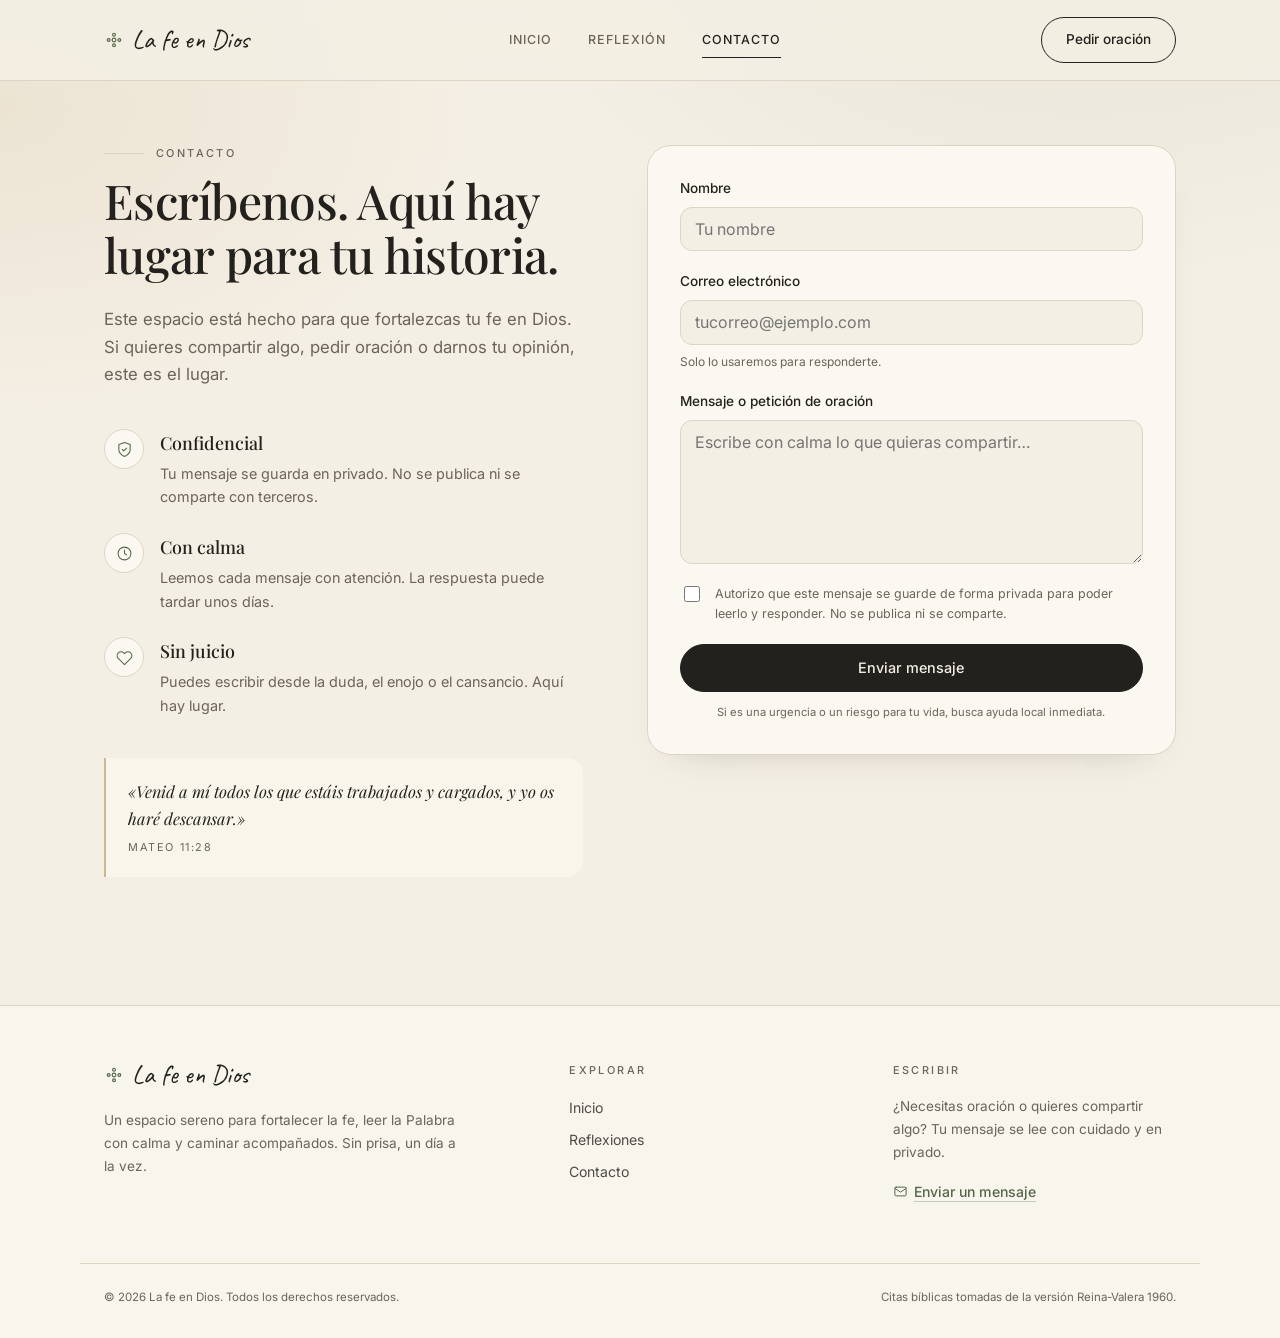
<file: contacto.html>
<!DOCTYPE html>
<html lang="es">

<head>
  <meta charset="UTF-8">
  <title>Contacto | La fe en Dios</title>
  <meta name="description" content="Escríbenos para compartir algo o pedir oración. Tu mensaje se guarda en privado.">
  <meta name="viewport" content="width=device-width, initial-scale=1">
  <meta name="theme-color" content="#f4efe4">
  <link rel="preconnect" href="https://fonts.googleapis.com">
  <link rel="preconnect" href="https://fonts.gstatic.com" crossorigin>
  <link href="https://fonts.googleapis.com/css2?family=Caveat:wght@600&family=Inter:wght@300;400;500;600&family=Playfair+Display:ital,wght@0,400;0,500;0,600;1,400&display=swap" rel="stylesheet">
  <link rel="stylesheet" href="style.css">
</head>

<body>
  <a class="salto-contenido" href="#contenido">Saltar al contenido</a>

  <!-- header: la cabecera, igual en las tres páginas -->
  <header class="cabecera">
    <div class="contenedor cabecera__interior">
      <a class="logo" href="index.html">
        <svg viewBox="0 0 24 24" fill="none" stroke="currentColor" stroke-width="1.4" stroke-linecap="round" aria-hidden="true">
          <circle cx="12" cy="12" r="2.2" />
          <circle cx="12" cy="5.6" r="1.7" />
          <circle cx="12" cy="18.4" r="1.7" />
          <circle cx="5.6" cy="12" r="1.7" />
          <circle cx="18.4" cy="12" r="1.7" />
        </svg>
        <span>La fe en Dios</span>
      </a>

      <nav aria-label="Navegación principal">
        <ul class="menu" id="menu">
          <li><a href="index.html">Inicio</a></li>
          <li><a href="reflexion.html">Reflexión</a></li>
          <li><a href="contacto.html" aria-current="page">Contacto</a></li>
        </ul>
      </nav>

      <div class="cabecera__acciones">
        <a class="boton boton--linea acciones-escritorio" href="contacto.html">Pedir oración</a>
        <button class="menu-boton" type="button" aria-expanded="false" aria-controls="menu" aria-label="Abrir menú" data-menu-boton>
          <svg viewBox="0 0 24 24" fill="none" stroke="currentColor" stroke-width="1.6" stroke-linecap="round" aria-hidden="true">
            <path d="M4 7h16M4 12h16M4 17h16" />
          </svg>
        </button>
      </div>
    </div>
  </header>

  <main id="contenido">
    <!-- section: el bloque del formulario -->
    <div class="contenedor">
      <div class="contacto">
        <div>
          <p class="ceja">Contacto</p>
          <h1 class="titulo-contacto">
            Escríbenos. Aquí hay lugar para tu historia.
          </h1>
          <p class="entrada">Este espacio está hecho para que fortalezcas tu fe en Dios. Si quieres compartir algo, pedir oración o darnos tu opinión, este es el lugar.</p>

          <ul class="compromisos">
            <li class="compromiso">
              <span class="compromiso__icono">
                <svg viewBox="0 0 24 24" fill="none" stroke="currentColor" stroke-width="1.5" stroke-linecap="round" stroke-linejoin="round" aria-hidden="true">
                  <path d="M12 22s8-4 8-10V5l-8-3-8 3v7c0 6 8 10 8 10Z" />
                  <path d="m9 12 2 2 4-4" />
                </svg>
              </span>
              <div>
                <h2>Confidencial</h2>
                <p>Tu mensaje se guarda en privado. No se publica ni se comparte con terceros.</p>
              </div>
            </li>

            <li class="compromiso">
              <span class="compromiso__icono">
                <svg viewBox="0 0 24 24" fill="none" stroke="currentColor" stroke-width="1.5" stroke-linecap="round" stroke-linejoin="round" aria-hidden="true">
                  <circle cx="12" cy="12" r="9" />
                  <path d="M12 7v5l3 2" />
                </svg>
              </span>
              <div>
                <h2>Con calma</h2>
                <p>Leemos cada mensaje con atención. La respuesta puede tardar unos días.</p>
              </div>
            </li>

            <li class="compromiso">
              <span class="compromiso__icono">
                <svg viewBox="0 0 24 24" fill="none" stroke="currentColor" stroke-width="1.5" stroke-linecap="round" stroke-linejoin="round" aria-hidden="true">
                  <path d="M20.8 5.6a5.5 5.5 0 0 0-7.8 0L12 6.6l-1-1a5.5 5.5 0 0 0-7.8 7.8L12 22l8.8-8.6a5.5 5.5 0 0 0 0-7.8Z" />
                </svg>
              </span>
              <div>
                <h2>Sin juicio</h2>
                <p>Puedes escribir desde la duda, el enojo o el cansancio. Aquí hay lugar.</p>
              </div>
            </li>
          </ul>

          <blockquote class="cita-contacto">
            <p>«Venid a mí todos los que estáis trabajados y cargados, y yo os haré descansar.»</p>
            <cite>Mateo 11:28</cite>
          </blockquote>
        </div>

        <div>
          <form class="formulario" id="formulario" novalidate>
            <div class="campo">
              <label for="nombre">Nombre</label>
              <input id="nombre" name="nombre" type="text" autocomplete="name" placeholder="Tu nombre" required>
              <p class="error oculto" id="nombre-error"></p>
            </div>

            <div class="campo">
              <label for="correo">Correo electrónico</label>
              <input id="correo" name="correo" type="email" inputmode="email" autocomplete="email" placeholder="tucorreo@ejemplo.com" aria-describedby="correo-ayuda" required>
              <p class="ayuda" id="correo-ayuda">Solo lo usaremos para responderte.</p>
              <p class="error oculto" id="correo-error"></p>
            </div>

            <div class="campo">
              <label for="mensaje">Mensaje o petición de oración</label>
              <textarea id="mensaje" name="mensaje" placeholder="Escribe con calma lo que quieras compartir…" maxlength="2000" required></textarea>
              <p class="error oculto" id="mensaje-error"></p>
            </div>

            <div class="consentimiento">
              <input id="privacidad" name="privacidad" type="checkbox">
              <label for="privacidad">Autorizo que este mensaje se guarde de forma privada para poder leerlo y responder. No se publica ni se comparte.</label>
            </div>
            <p class="error oculto" id="privacidad-error"></p>

            <p class="aviso-error oculto" id="aviso-error" role="alert"></p>

            <button class="boton boton--solido boton--grande" type="submit" id="enviar">Enviar mensaje</button>

            <p class="formulario__nota">Si es una urgencia o un riesgo para tu vida, busca ayuda local inmediata.</p>
          </form>

          <div class="exito oculto" id="exito" role="status" tabindex="-1">
            <svg viewBox="0 0 24 24" fill="none" stroke="currentColor" stroke-width="1.4" stroke-linecap="round" stroke-linejoin="round" aria-hidden="true">
              <circle cx="12" cy="12" r="9" />
              <path d="m8.5 12.5 2.5 2.5 4.5-5" />
            </svg>
            <h2>Tu mensaje llegó</h2>
            <p>Gracias por escribir. Lo leeremos con cuidado y en privado. Si pediste oración, la tendremos presente.</p>
            <button class="boton boton--linea" type="button" id="otro-mensaje">Escribir otro mensaje</button>
          </div>
        </div>
      </div>
    </div>
  </main>

  <!-- footer: el pie de página -->
  <footer class="pie">
    <div class="pie__interior">
      <div class="pie__marca">
        <a class="logo" href="index.html">
          <svg viewBox="0 0 24 24" fill="none" stroke="currentColor" stroke-width="1.4" stroke-linecap="round" aria-hidden="true">
            <circle cx="12" cy="12" r="2.2" />
            <circle cx="12" cy="5.6" r="1.7" />
            <circle cx="12" cy="18.4" r="1.7" />
            <circle cx="5.6" cy="12" r="1.7" />
            <circle cx="18.4" cy="12" r="1.7" />
          </svg>
          <span>La fe en Dios</span>
        </a>
        <p>Un espacio sereno para fortalecer la fe, leer la Palabra con calma y caminar acompañados. Sin prisa, un día a la vez.</p>
      </div>

      <nav aria-label="Navegación del pie">
        <h2>Explorar</h2>
        <ul>
          <li><a href="index.html">Inicio</a></li>
          <li><a href="reflexion.html">Reflexiones</a></li>
          <li><a href="contacto.html">Contacto</a></li>
        </ul>
      </nav>

      <div class="pie__escribir">
        <h2>Escribir</h2>
        <p>¿Necesitas oración o quieres compartir algo? Tu mensaje se lee con cuidado y en privado.</p>
        <a href="contacto.html">
          <svg viewBox="0 0 24 24" fill="none" stroke="currentColor" stroke-width="1.6" stroke-linecap="round" stroke-linejoin="round" aria-hidden="true">
            <rect x="3" y="5" width="18" height="14" rx="2" />
            <path d="m3 7 9 6 9-6" />
          </svg>
          Enviar un mensaje
        </a>
      </div>
    </div>

    <div class="pie__legal">
      <p>&copy; 2026 La fe en Dios. Todos los derechos reservados.</p>
      <p>Citas bíblicas tomadas de la versión Reina-Valera 1960.</p>
    </div>
  </footer>

  <script src="script.js"></script>
</body>

</html>
</file>
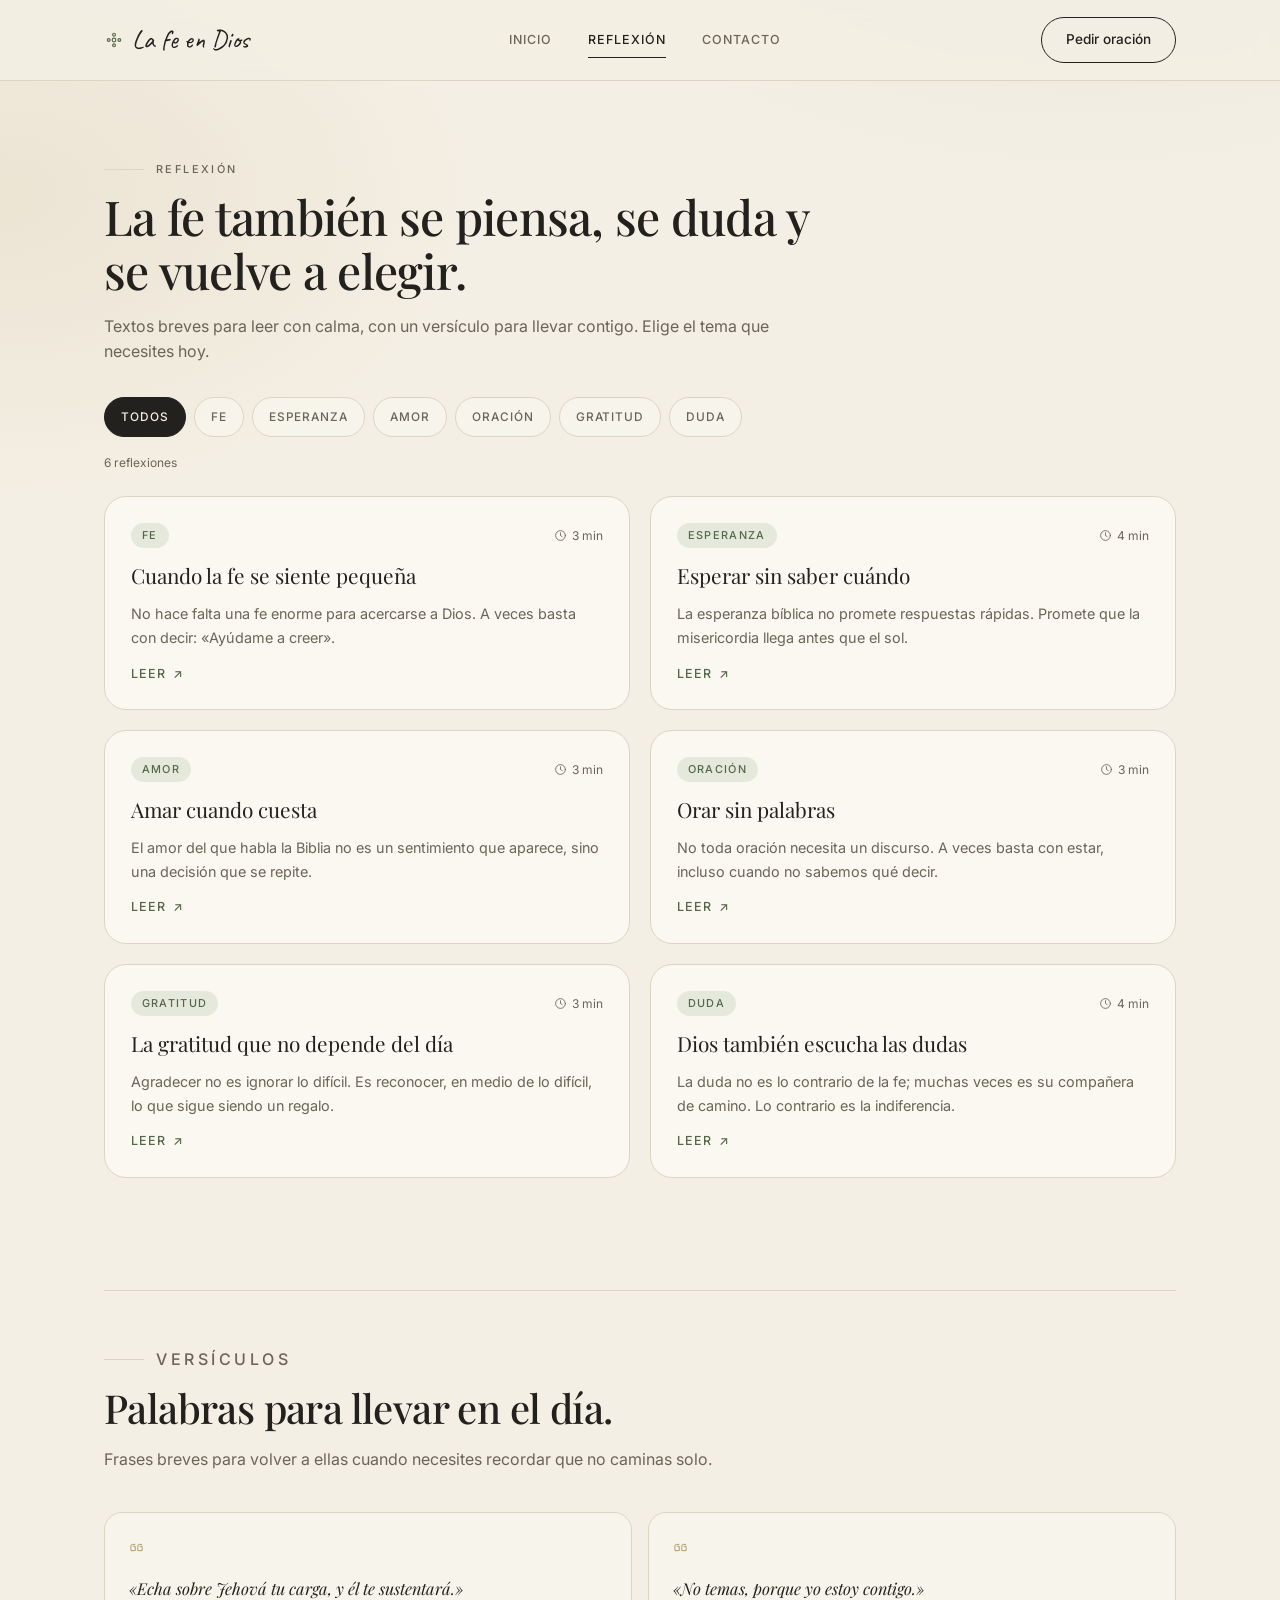
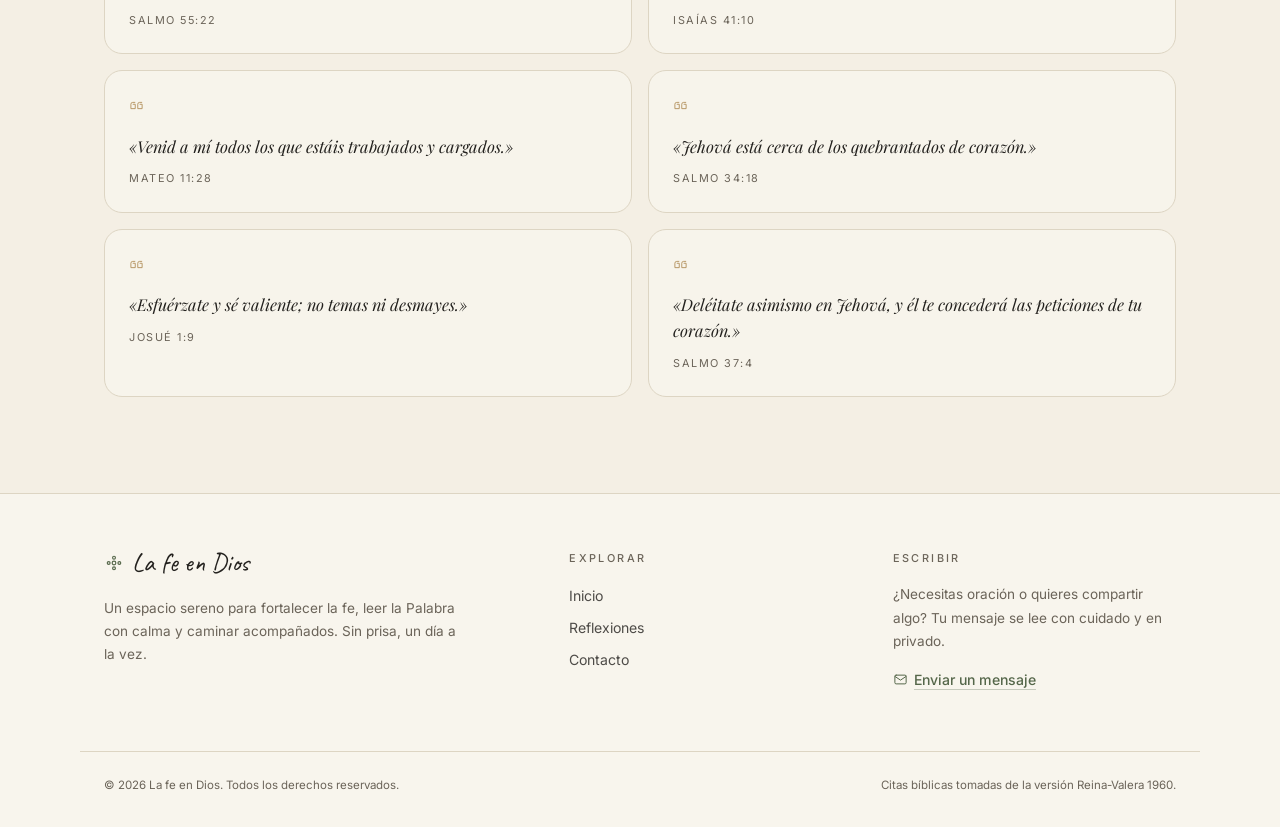
<file: reflexion.html>
<!DOCTYPE html>
<html lang="es">

<head>
  <meta charset="UTF-8">
  <title>Reflexión | La fe en Dios</title>
  <meta name="description" content="Reflexiones breves, con un versículo para llevar. Fe, esperanza, amor, oración, gratitud y duda.">
  <meta name="viewport" content="width=device-width, initial-scale=1">
  <meta name="theme-color" content="#f4efe4">
  <link rel="preconnect" href="https://fonts.googleapis.com">
  <link rel="preconnect" href="https://fonts.gstatic.com" crossorigin>
  <link href="https://fonts.googleapis.com/css2?family=Caveat:wght@600&family=Inter:wght@300;400;500;600&family=Playfair+Display:ital,wght@0,400;0,500;0,600;1,400&display=swap" rel="stylesheet">
  <link rel="stylesheet" href="style.css">
</head>

<body>
  <a class="salto-contenido" href="#contenido">Saltar al contenido</a>

  <!-- header: la cabecera, igual en las tres páginas -->
  <header class="cabecera">
    <div class="contenedor cabecera__interior">
      <a class="logo" href="index.html">
        <svg viewBox="0 0 24 24" fill="none" stroke="currentColor" stroke-width="1.4" stroke-linecap="round" aria-hidden="true">
          <circle cx="12" cy="12" r="2.2" />
          <circle cx="12" cy="5.6" r="1.7" />
          <circle cx="12" cy="18.4" r="1.7" />
          <circle cx="5.6" cy="12" r="1.7" />
          <circle cx="18.4" cy="12" r="1.7" />
        </svg>
        <span>La fe en Dios</span>
      </a>

      <nav aria-label="Navegación principal">
        <ul class="menu" id="menu">
          <li><a href="index.html">Inicio</a></li>
          <li><a href="reflexion.html" aria-current="page">Reflexión</a></li>
          <li><a href="contacto.html">Contacto</a></li>
        </ul>
      </nav>

      <div class="cabecera__acciones">
        <a class="boton boton--linea acciones-escritorio" href="contacto.html">Pedir oración</a>
        <button class="menu-boton" type="button" aria-expanded="false" aria-controls="menu" aria-label="Abrir menú" data-menu-boton>
          <svg viewBox="0 0 24 24" fill="none" stroke="currentColor" stroke-width="1.6" stroke-linecap="round" aria-hidden="true">
            <path d="M4 7h16M4 12h16M4 17h16" />
          </svg>
        </button>
      </div>
    </div>
  </header>

  <main id="contenido">
    <!-- section: presentación de la página -->
    <div class="contenedor">
      <div class="encabezado-pagina">
        <p class="ceja">Reflexión</p>
        <h1>La fe también se piensa, se duda y se vuelve a elegir.</h1>
        <p>Textos breves para leer con calma, con un versículo para llevar contigo. Elige el tema que necesites hoy.</p>

        <!-- Filtros: funcionan con teclado y anuncian su estado con aria-pressed -->
        <div class="filtros" role="group" aria-label="Filtrar reflexiones por tema" data-filtros>
          <button type="button" aria-pressed="true" data-filtro="Todos">Todos</button>
          <button type="button" aria-pressed="false" data-filtro="Fe">Fe</button>
          <button type="button" aria-pressed="false" data-filtro="Esperanza">Esperanza</button>
          <button type="button" aria-pressed="false" data-filtro="Amor">Amor</button>
          <button type="button" aria-pressed="false" data-filtro="Oración">Oración</button>
          <button type="button" aria-pressed="false" data-filtro="Gratitud">Gratitud</button>
          <button type="button" aria-pressed="false" data-filtro="Duda">Duda</button>
        </div>

        <p class="contador" aria-live="polite" id="contador">6 reflexiones</p>
      </div>
    </div>

    <!-- section: cada reflexión se abre y se cierra sin necesidad de JavaScript -->
    <section class="contenedor" aria-label="Reflexiones">
      <div class="lista-reflexiones" data-lista>
        <details class="reflexion" id="cuando-la-fe-se-siente-pequena" data-tema="Fe">
          <summary>
            <span class="reflexion__arriba">
              <span class="etiqueta-tema">Fe</span>
              <span class="minutos">
                <svg viewBox="0 0 24 24" fill="none" stroke="currentColor" stroke-width="1.6" stroke-linecap="round" aria-hidden="true">
                  <circle cx="12" cy="12" r="9" />
                  <path d="M12 7v5l3 2" />
                </svg>
                3 min
              </span>
            </span>
            <h3>Cuando la fe se siente pequeña</h3>
            <span class="reflexion__resumen">No hace falta una fe enorme para acercarse a Dios. A veces basta con decir: «Ayúdame a creer».</span>
            <span class="reflexion__mas"><span class="abrir">Leer</span><span class="cerrar">Cerrar</span> ↗</span>
          </summary>

          <div class="reflexion__cuerpo">
            <div class="cita-versiculo">
              <p>«Creo; ayuda a mi incredulidad.»</p>
              <cite>Marcos 9:24</cite>
            </div>
            <p>Hay días en que la fe no se siente como una certeza, sino como una pregunta. Nos despertamos, oramos y aun así el silencio parece más grande que nuestra confianza. En esos momentos es fácil pensar que algo anda mal con nosotros, que deberíamos creer con más fuerza.</p>
            <p>El Evangelio cuenta la historia de un padre que se acerca a Jesús con su hijo enfermo. No llega con una fe impecable; llega con la verdad a cuestas: «Creo; ayuda a mi incredulidad». No es una frase de derrota, es una oración honesta. Y Jesús no lo rechaza por la parte débil de su fe.</p>
            <p>La fe no se mide por lo que sentimos, sino por aquello a lo que nos acercamos. Una fe pequeña puesta en Dios es distinta de una fe grande puesta en uno mismo. Lo importante no es el tamaño de tu confianza, sino la dirección de tu paso.</p>
            <p>Si hoy te cuesta creer, no te culpes. Trae tu duda como traes tu cansancio. Dios no se ofende con las preguntas sinceras; muchas veces son la puerta por la que entra la fe.</p>
            <p>Empieza por algo pequeño: una oración breve, un versículo leído despacio, una mano que se abre. La fe también se ejercita, y cada día ordinario es una oportunidad para volver a empezar.</p>
          </div>
        </details>

        <details class="reflexion" id="esperar-sin-saber-cuando" data-tema="Esperanza">
          <summary>
            <span class="reflexion__arriba">
              <span class="etiqueta-tema">Esperanza</span>
              <span class="minutos">
                <svg viewBox="0 0 24 24" fill="none" stroke="currentColor" stroke-width="1.6" stroke-linecap="round" aria-hidden="true">
                  <circle cx="12" cy="12" r="9" />
                  <path d="M12 7v5l3 2" />
                </svg>
                4 min
              </span>
            </span>
            <h3>Esperar sin saber cuándo</h3>
            <span class="reflexion__resumen">La esperanza bíblica no promete respuestas rápidas. Promete que la misericordia llega antes que el sol.</span>
            <span class="reflexion__mas"><span class="abrir">Leer</span><span class="cerrar">Cerrar</span> ↗</span>
          </summary>

          <div class="reflexion__cuerpo">
            <div class="cita-versiculo">
              <p>«Por la misericordia de Jehová no hemos sido consumidos… nuevas son cada mañana.»</p>
              <cite>Lamentaciones 3:22-23</cite>
            </div>
            <p>Esperar es una de las cosas más difíciles que hacemos. No el esperar con una fecha en el calendario, sino ese esperar que se alarga sin señales y sin explicaciones. La enfermedad que sigue, la respuesta que no llega, el hijo que todavía no vuelve a casa.</p>
            <p>El profeta que escribió Lamentaciones no estaba en un buen momento. Hablaba desde una ciudad destruida, mirando ruinas. Y precisamente ahí escribe que la misericordia de Dios se renueva cada mañana. No dice que el dolor desapareció; dice que la misericordia llegó primero.</p>
            <p>La esperanza cristiana no es optimismo. El optimismo afirma que todo saldrá bien; la esperanza afirma que Dios está presente aunque no todo salga bien. Es una confianza que puede convivir con el llanto, y que no necesita entender el final para sostener el presente.</p>
            <p>Quizá hoy tu tarea no es resolver el futuro, sino sostener este día. Comer, descansar, pedir ayuda, orar con las palabras que tengas. La esperanza se construye en porciones pequeñas, como el maná: suficiente para hoy.</p>
            <p>Si estás en medio de la espera, recuerda que no estás solo en ella. Dios no siempre llega como imaginamos, pero nunca llega tarde de la manera en que llega. Y mientras esperas, tu fidelidad silenciosa ya es una forma de adoración.</p>
          </div>
        </details>

        <details class="reflexion" id="amar-cuando-cuesta" data-tema="Amor">
          <summary>
            <span class="reflexion__arriba">
              <span class="etiqueta-tema">Amor</span>
              <span class="minutos">
                <svg viewBox="0 0 24 24" fill="none" stroke="currentColor" stroke-width="1.6" stroke-linecap="round" aria-hidden="true">
                  <circle cx="12" cy="12" r="9" />
                  <path d="M12 7v5l3 2" />
                </svg>
                3 min
              </span>
            </span>
            <h3>Amar cuando cuesta</h3>
            <span class="reflexion__resumen">El amor del que habla la Biblia no es un sentimiento que aparece, sino una decisión que se repite.</span>
            <span class="reflexion__mas"><span class="abrir">Leer</span><span class="cerrar">Cerrar</span> ↗</span>
          </summary>

          <div class="reflexion__cuerpo">
            <div class="cita-versiculo">
              <p>«El amor es sufrido, es benigno; el amor no tiene envidia… todo lo soporta.»</p>
              <cite>1 Corintios 13:4-7</cite>
            </div>
            <p>Cuando pensamos en el amor, pensamos en lo que sentimos. La Biblia, en cambio, habla de lo que hacemos: ser paciente, no guardar rencor, soportar. Es una descripción tan concreta que incomoda, porque no depende del otro, sino de nosotros.</p>
            <p>Amar cuando cuesta no significa permitir el daño ni quedarse en una relación que lastima. Significa elegir la forma del amor incluso cuando la emoción no acompaña: responder con calma, decir la verdad con ternura, poner límites sin desear el mal.</p>
            <p>Jesús lo llevó al extremo: amó a quienes lo traicionaron y oró por quienes lo crucificaron. No para que sintamos culpa por no alcanzar esa medida, sino para mostrarnos hacia dónde camina el amor verdadero.</p>
            <p>Hoy tal vez el amor consista en una llamada que no quieres hacer, en un perdón que todavía duele, en un silencio que evita herir. No es poca cosa. Lo pequeño hecho con amor tiene un peso que no siempre vemos.</p>
            <p>Y antes de amar a otros, recuerda que también eres amado. No puedes dar de un pozo vacío. Deja que Dios te ame primero, con tus límites y tu historia, y el amor hacia los demás empezará a tener raíces.</p>
          </div>
        </details>

        <details class="reflexion" id="orar-sin-palabras" data-tema="Oración">
          <summary>
            <span class="reflexion__arriba">
              <span class="etiqueta-tema">Oración</span>
              <span class="minutos">
                <svg viewBox="0 0 24 24" fill="none" stroke="currentColor" stroke-width="1.6" stroke-linecap="round" aria-hidden="true">
                  <circle cx="12" cy="12" r="9" />
                  <path d="M12 7v5l3 2" />
                </svg>
                3 min
              </span>
            </span>
            <h3>Orar sin palabras</h3>
            <span class="reflexion__resumen">No toda oración necesita un discurso. A veces basta con estar, incluso cuando no sabemos qué decir.</span>
            <span class="reflexion__mas"><span class="abrir">Leer</span><span class="cerrar">Cerrar</span> ↗</span>
          </summary>

          <div class="reflexion__cuerpo">
            <div class="cita-versiculo">
              <p>«El Espíritu mismo intercede por nosotros con gemidos indecibles.»</p>
              <cite>Romanos 8:26</cite>
            </div>
            <p>Hay temporadas en las que las palabras no salen. Queremos orar y solo encontramos cansancio, distracción o una lista de necesidades que ya repetimos muchas veces. Y entonces pensamos que no estamos orando bien.</p>
            <p>Pablo escribe que el Espíritu intercede por nosotros con gemidos que no se pueden expresar. Es una imagen extraña y consoladora: incluso cuando no sabemos pedir, alguien está orando dentro de nosotros con un lenguaje que Dios entiende.</p>
            <p>La oración no es un examen de elocuencia. Es presencia. El salmista escribe «estad quietos y conoced que yo soy Dios»; a veces lo más fiel que podemos hacer es sentarnos en silencio delante de Él, sin explicaciones.</p>
            <p>Si hoy no puedes hablar, prueba esto: lee un salmo en voz baja, repite una sola frase —«Señor, ten misericordia»— o simplemente nombra lo que sientes, aunque sea «estoy cansado». La honestidad también es una forma de oración.</p>
            <p>La oración sostenida no siempre cambia las circunstancias de inmediato, pero casi siempre cambia la forma en que las habitamos. Y eso ya es una respuesta.</p>
          </div>
        </details>

        <details class="reflexion" id="gratitud-que-no-depende-del-dia" data-tema="Gratitud">
          <summary>
            <span class="reflexion__arriba">
              <span class="etiqueta-tema">Gratitud</span>
              <span class="minutos">
                <svg viewBox="0 0 24 24" fill="none" stroke="currentColor" stroke-width="1.6" stroke-linecap="round" aria-hidden="true">
                  <circle cx="12" cy="12" r="9" />
                  <path d="M12 7v5l3 2" />
                </svg>
                3 min
              </span>
            </span>
            <h3>La gratitud que no depende del día</h3>
            <span class="reflexion__resumen">Agradecer no es ignorar lo difícil. Es reconocer, en medio de lo difícil, lo que sigue siendo un regalo.</span>
            <span class="reflexion__mas"><span class="abrir">Leer</span><span class="cerrar">Cerrar</span> ↗</span>
          </summary>

          <div class="reflexion__cuerpo">
            <div class="cita-versiculo">
              <p>«Dad gracias en todo, porque esta es la voluntad de Dios para con vosotros.»</p>
              <cite>1 Tesalonicenses 5:18</cite>
            </div>
            <p>«Dad gracias en todo» es una frase fácil de citar y difícil de vivir. No dice «dad gracias por todo», como si el dolor fuera bueno. Dice «en todo»: en medio de la vida tal como es, también hay motivos para agradecer.</p>
            <p>La gratitud es una forma de atención. Nos obliga a levantar la mirada de lo que falta y ver lo que sostiene: el pan de hoy, una conversación, un cuerpo que respira, alguien que se acordó de nosotros. No niega la pérdida; la coloca junto a lo que permanece.</p>
            <p>En los salmos, la alabanza casi siempre aparece después del lamento, no en lugar de él. El creyente se queja con sinceridad y luego recuerda. Esa memoria es el músculo de la gratitud, y como todo músculo, se entrena.</p>
            <p>Prueba un ejercicio sencillo antes de dormir: nombra tres cosas concretas del día y agradécelas en voz baja. No las grandes, las reales. Con el tiempo, la mirada cambia de dirección.</p>
            <p>La gratitud no hace que los problemas desaparezcan. Hace que no ocupen todo el campo de visión. Y a veces eso es exactamente lo que necesitábamos.</p>
          </div>
        </details>

        <details class="reflexion" id="dios-escucha-las-dudas" data-tema="Duda">
          <summary>
            <span class="reflexion__arriba">
              <span class="etiqueta-tema">Duda</span>
              <span class="minutos">
                <svg viewBox="0 0 24 24" fill="none" stroke="currentColor" stroke-width="1.6" stroke-linecap="round" aria-hidden="true">
                  <circle cx="12" cy="12" r="9" />
                  <path d="M12 7v5l3 2" />
                </svg>
                4 min
              </span>
            </span>
            <h3>Dios también escucha las dudas</h3>
            <span class="reflexion__resumen">La duda no es lo contrario de la fe; muchas veces es su compañera de camino. Lo contrario es la indiferencia.</span>
            <span class="reflexion__mas"><span class="abrir">Leer</span><span class="cerrar">Cerrar</span> ↗</span>
          </summary>

          <div class="reflexion__cuerpo">
            <div class="cita-versiculo">
              <p>«No seas incrédulo, sino creyente.»</p>
              <cite>Juan 20:27</cite>
            </div>
            <p>Tomás es recordado por una sola cosa: dudó. Pero vale la pena mirar la escena completa. Estaba con los demás, no se había ido. Dijo en voz alta lo que necesitaba para creer, y Jesús no lo reprendió: le mostró las manos.</p>
            <p>La duda suele asustarnos porque la confundimos con la falta de amor a Dios. Sin embargo, dudar implica que todavía nos importa. El que nada espera, no pregunta. La pregunta es una forma de seguir en la conversación.</p>
            <p>Hay dudas que nacen del dolor y dudas que nacen del estudio. Ambas merecen respeto. La fe no pide que apaguemos la cabeza, sino que no nos quedemos solos con las preguntas: leer, preguntar a alguien de confianza, orar sin fingir.</p>
            <p>Si hoy estás en una temporada de oscuridad, no te exijas certezas que no tienes. Sostén lo pequeño: sigue viniendo, sigue leyendo, sigue hablando con Dios aunque sea para decirle que no entiendes. La fe también se sostiene con hilos.</p>
            <p>Jesús no le pidió a Tomás que dejara de dudar antes de acercarse. Se acercó a él. Esa es la imagen que conviene guardar: Dios no espera a que tengamos todo resuelto para encontrarse con nosotros.</p>
          </div>
        </details>
      </div>
    </section>

    <!-- section: versículos -->
    <section class="seccion contenedor" aria-labelledby="versiculos">
      <div class="separador" aria-hidden="true"></div>

      <div class="titulo-seccion" style="margin-top: 3.5rem;">
        <p class="ceja">Versículos</p>
        <h2 id="versiculos">Palabras para llevar en el día.</h2>
        <p>Frases breves para volver a ellas cuando necesites recordar que no caminas solo.</p>
      </div>

      <div class="versiculos">
        <figure class="versiculo">
          <svg viewBox="0 0 24 24" fill="none" stroke="currentColor" stroke-width="1.4" aria-hidden="true">
            <path d="M10 7H6a3 3 0 0 0-3 3v7h7v-7H6M21 7h-4a3 3 0 0 0-3 3v7h7v-7h-4" />
          </svg>
          <blockquote>«Echa sobre Jehová tu carga, y él te sustentará.»</blockquote>
          <figcaption>Salmo 55:22</figcaption>
        </figure>

        <figure class="versiculo">
          <svg viewBox="0 0 24 24" fill="none" stroke="currentColor" stroke-width="1.4" aria-hidden="true">
            <path d="M10 7H6a3 3 0 0 0-3 3v7h7v-7H6M21 7h-4a3 3 0 0 0-3 3v7h7v-7h-4" />
          </svg>
          <blockquote>«No temas, porque yo estoy contigo.»</blockquote>
          <figcaption>Isaías 41:10</figcaption>
        </figure>

        <figure class="versiculo">
          <svg viewBox="0 0 24 24" fill="none" stroke="currentColor" stroke-width="1.4" aria-hidden="true">
            <path d="M10 7H6a3 3 0 0 0-3 3v7h7v-7H6M21 7h-4a3 3 0 0 0-3 3v7h7v-7h-4" />
          </svg>
          <blockquote>«Venid a mí todos los que estáis trabajados y cargados.»</blockquote>
          <figcaption>Mateo 11:28</figcaption>
        </figure>

        <figure class="versiculo">
          <svg viewBox="0 0 24 24" fill="none" stroke="currentColor" stroke-width="1.4" aria-hidden="true">
            <path d="M10 7H6a3 3 0 0 0-3 3v7h7v-7H6M21 7h-4a3 3 0 0 0-3 3v7h7v-7h-4" />
          </svg>
          <blockquote>«Jehová está cerca de los quebrantados de corazón.»</blockquote>
          <figcaption>Salmo 34:18</figcaption>
        </figure>

        <figure class="versiculo">
          <svg viewBox="0 0 24 24" fill="none" stroke="currentColor" stroke-width="1.4" aria-hidden="true">
            <path d="M10 7H6a3 3 0 0 0-3 3v7h7v-7H6M21 7h-4a3 3 0 0 0-3 3v7h7v-7h-4" />
          </svg>
          <blockquote>«Esfuérzate y sé valiente; no temas ni desmayes.»</blockquote>
          <figcaption>Josué 1:9</figcaption>
        </figure>

        <figure class="versiculo">
          <svg viewBox="0 0 24 24" fill="none" stroke="currentColor" stroke-width="1.4" aria-hidden="true">
            <path d="M10 7H6a3 3 0 0 0-3 3v7h7v-7H6M21 7h-4a3 3 0 0 0-3 3v7h7v-7h-4" />
          </svg>
          <blockquote>«Deléitate asimismo en Jehová, y él te concederá las peticiones de tu corazón.»</blockquote>
          <figcaption>Salmo 37:4</figcaption>
        </figure>
      </div>
    </section>
  </main>

  <!-- footer: el pie de página -->
  <footer class="pie">
    <div class="pie__interior">
      <div class="pie__marca">
        <a class="logo" href="index.html">
          <svg viewBox="0 0 24 24" fill="none" stroke="currentColor" stroke-width="1.4" stroke-linecap="round" aria-hidden="true">
            <circle cx="12" cy="12" r="2.2" />
            <circle cx="12" cy="5.6" r="1.7" />
            <circle cx="12" cy="18.4" r="1.7" />
            <circle cx="5.6" cy="12" r="1.7" />
            <circle cx="18.4" cy="12" r="1.7" />
          </svg>
          <span>La fe en Dios</span>
        </a>
        <p>Un espacio sereno para fortalecer la fe, leer la Palabra con calma y caminar acompañados. Sin prisa, un día a la vez.</p>
      </div>

      <nav aria-label="Navegación del pie">
        <h2>Explorar</h2>
        <ul>
          <li><a href="index.html">Inicio</a></li>
          <li><a href="reflexion.html">Reflexiones</a></li>
          <li><a href="contacto.html">Contacto</a></li>
        </ul>
      </nav>

      <div class="pie__escribir">
        <h2>Escribir</h2>
        <p>¿Necesitas oración o quieres compartir algo? Tu mensaje se lee con cuidado y en privado.</p>
        <a href="contacto.html">
          <svg viewBox="0 0 24 24" fill="none" stroke="currentColor" stroke-width="1.6" stroke-linecap="round" stroke-linejoin="round" aria-hidden="true">
            <rect x="3" y="5" width="18" height="14" rx="2" />
            <path d="m3 7 9 6 9-6" />
          </svg>
          Enviar un mensaje
        </a>
      </div>
    </div>

    <div class="pie__legal">
      <p>&copy; 2026 La fe en Dios. Todos los derechos reservados.</p>
      <p>Citas bíblicas tomadas de la versión Reina-Valera 1960.</p>
    </div>
  </footer>

  <script src="script.js"></script>
</body>

</html>
</file>
<file: style.css>
/* =========================================================
   La fe en Dios — hoja de estilos
   Paleta cálida de papel y tinta, tipografía editorial.
   ========================================================= */

:root {
  --crema: #f4efe4;
  --tinta: #23211e;
  --tarjeta: #fbf8f1;
  --tenue: #6b6459;      /* texto secundario: contraste 5,1:1 sobre crema */
  --borde: #ddd5c3;
  --salvia: #55674a;     /* acento principal: contraste 5,3:1 sobre crema */
  --salvia-suave: #e5e9db;
  --oro: #b08d57;

  --radio: 16px;
  --serif: "Playfair Display", Georgia, Cambria, serif;
  --sans: "Inter", system-ui, -apple-system, "Segoe UI", sans-serif;
  --script: "Caveat", "Segoe Script", cursive;

  --sombra: 0 18px 40px -32px rgba(35, 33, 30, 0.35);
  --sombra-fuerte: 0 28px 60px -38px rgba(35, 33, 30, 0.45);
}

*,
*::before,
*::after {
  box-sizing: border-box;
}

html {
  scroll-behavior: smooth;
  -webkit-text-size-adjust: 100%;
}

body {
  margin: 0;
  min-height: 100vh;
  background-color: var(--crema);
  background-image:
    radial-gradient(60rem 40rem at 85% -10%, rgba(85, 103, 74, 0.1), transparent 65%),
    radial-gradient(50rem 32rem at 0% 8%, rgba(176, 141, 87, 0.12), transparent 60%);
  background-repeat: no-repeat;
  color: var(--tinta);
  font-family: var(--sans);
  font-size: 16px;
  line-height: 1.6;
  -webkit-font-smoothing: antialiased;
}

img {
  max-width: 100%;
  height: auto;
}

a {
  color: inherit;
}

::selection {
  background: rgba(85, 103, 74, 0.22);
}

:focus-visible {
  outline: 2px solid var(--salvia);
  outline-offset: 3px;
}

.salto-contenido {
  position: absolute;
  left: -9999px;
  top: 1rem;
  z-index: 60;
  background: var(--tinta);
  color: var(--crema);
  padding: 0.55rem 1rem;
  border-radius: 10px;
  font-size: 0.85rem;
  text-decoration: none;
}

.salto-contenido:focus {
  left: 1rem;
}

.contenedor {
  width: 100%;
  max-width: 1120px;
  margin: 0 auto;
  padding: 0 24px;
}

/* ===== CABECERA Y MENÚ ===== */

.cabecera {
  position: sticky;
  top: 0;
  z-index: 40;
  background: rgba(244, 239, 228, 0.86);
  backdrop-filter: blur(10px);
  border-bottom: 1px solid var(--borde);
}

.cabecera__interior {
  display: flex;
  align-items: center;
  justify-content: space-between;
  gap: 1rem;
  height: 80px;
}

.logo {
  display: inline-flex;
  align-items: center;
  gap: 0.5rem;
  font-family: var(--script);
  font-size: 1.65rem;
  line-height: 1;
  color: var(--tinta);
  text-decoration: none;
  border-radius: 14px;
}

.logo svg {
  width: 20px;
  height: 20px;
  color: var(--salvia);
  flex: none;
}

.menu {
  display: flex;
  align-items: center;
  gap: 2.25rem;
  list-style: none;
  margin: 0;
  padding: 0;
}

.menu a {
  position: relative;
  display: block;
  padding: 0.5rem 0;
  font-size: 0.78rem;
  font-weight: 500;
  letter-spacing: 0.08em;
  text-transform: uppercase;
  color: var(--tenue);
  text-decoration: none;
  transition: color 0.2s ease;
}

.menu a::after {
  content: "";
  position: absolute;
  left: 0;
  bottom: 0;
  width: 100%;
  height: 1px;
  background: var(--tinta);
  transform: scaleX(0);
  transform-origin: left;
  transition: transform 0.3s ease;
}

.menu a:hover {
  color: var(--tinta);
}

.menu a:hover::after {
  transform: scaleX(1);
}

.menu a[aria-current="page"] {
  color: var(--tinta);
}

.menu a[aria-current="page"]::after {
  transform: scaleX(1);
}

.cabecera__acciones {
  display: flex;
  align-items: center;
  gap: 0.5rem;
}

.menu-boton {
  display: none;
  align-items: center;
  justify-content: center;
  width: 44px;
  height: 44px;
  padding: 0;
  border: 0;
  border-radius: 12px;
  background: transparent;
  color: var(--tinta);
  cursor: pointer;
}

.menu-boton:hover {
  background: rgba(35, 33, 30, 0.06);
}

.menu-boton svg {
  width: 22px;
  height: 22px;
}

/* ===== BOTONES ===== */

.boton {
  display: inline-flex;
  align-items: center;
  justify-content: center;
  gap: 0.5rem;
  min-height: 44px;
  padding: 0.7rem 1.5rem;
  border: 1px solid var(--tinta);
  border-radius: 999px;
  font-family: inherit;
  font-size: 0.85rem;
  font-weight: 500;
  color: var(--tinta);
  background: transparent;
  text-decoration: none;
  cursor: pointer;
  transition: background-color 0.25s ease, color 0.25s ease, opacity 0.25s ease;
}

.boton svg {
  width: 16px;
  height: 16px;
}

.boton--solido {
  background: var(--tinta);
  color: var(--crema);
}

.boton--solido:hover {
  background: #14120f;
}

.boton--linea:hover {
  background: var(--tinta);
  color: var(--crema);
}

.boton--claro {
  background: var(--crema);
  border-color: var(--crema);
  color: var(--tinta);
}

.boton--claro:hover {
  background: #ffffff;
}

.boton--grande {
  min-height: 48px;
  padding: 0.8rem 1.75rem;
  font-size: 0.9rem;
}

.boton:disabled {
  opacity: 0.6;
  cursor: progress;
}

/* ===== PORTADA ===== */

.hero {
  display: grid;
  grid-template-columns: 1.05fr 0.95fr;
  align-items: center;
  gap: 4rem;
  padding: 4.5rem 0 6rem;
}

.ceja {
  display: flex;
  align-items: center;
  gap: 0.75rem;
  margin: 0;
  font-size: 0.68rem;
  font-weight: 500;
  letter-spacing: 0.22em;
  text-transform: uppercase;
  color: var(--tenue);
}

.ceja::before {
  content: "";
  width: 40px;
  height: 1px;
  background: var(--borde);
  flex: none;
}

.hero h1 {
  margin: 0.9rem 0 0;
  font-family: var(--serif);
  font-weight: 500;
  font-size: clamp(2.6rem, 5vw, 4.1rem);
  line-height: 1.02;
  letter-spacing: -0.015em;
}

.entrada {
  max-width: 30rem;
  margin: 1.5rem 0 0;
  font-size: 1.05rem;
  line-height: 1.65;
  color: var(--tenue);
}

.hero__acciones {
  display: flex;
  flex-wrap: wrap;
  gap: 0.75rem;
  margin-top: 2.25rem;
}

.hero__nota {
  margin: 2.5rem 0 0;
  font-size: 0.75rem;
  color: var(--tenue);
}

.marco {
  position: relative;
  padding: 2rem;
  border: 1px solid var(--borde);
  border-radius: 28px;
  background: var(--tarjeta);
  box-shadow: var(--sombra-fuerte);
}

.marco::after {
  content: "";
  position: absolute;
  inset: 12px;
  border: 1px solid var(--borde);
  border-radius: 20px;
  pointer-events: none;
}

.marco img {
  position: relative;
  z-index: 1;
  display: block;
  width: 100%;
  max-width: 24rem;
  margin: 0 auto;
}

.leyenda {
  margin: 0.75rem 0 0;
  text-align: right;
  font-family: var(--script);
  font-size: 1.4rem;
  color: var(--tenue);
}

/* ===== VERSÍCULO DEL DÍA ===== */

.versiculo-dia {
  position: relative;
  overflow: hidden;
  padding: 3rem 3.5rem;
  border: 1px solid var(--borde);
  border-radius: 26px;
  background: var(--tarjeta);
  box-shadow: var(--sombra);
}

.versiculo-dia__marca {
  position: absolute;
  right: -1rem;
  top: -1rem;
  width: 8rem;
  height: 8rem;
  color: rgba(85, 103, 74, 0.12);
}

.versiculo-dia__meta {
  display: flex;
  flex-wrap: wrap;
  align-items: center;
  gap: 0.75rem;
  margin: 0;
}

.versiculo-dia__etiqueta {
  margin: 0;
  font-size: 0.68rem;
  font-weight: 500;
  letter-spacing: 0.2em;
  text-transform: uppercase;
  color: var(--salvia);
}

.versiculo-dia__fecha {
  margin: 0;
  font-size: 0.75rem;
  color: var(--tenue);
}

.versiculo-dia blockquote {
  margin: 1.5rem 0 0;
  max-width: 44rem;
  font-family: var(--serif);
  font-style: italic;
  font-size: clamp(1.35rem, 2.6vw, 1.9rem);
  line-height: 1.5;
}

.versiculo-dia__pie {
  display: flex;
  flex-wrap: wrap;
  align-items: center;
  justify-content: space-between;
  gap: 1rem;
  margin-top: 1.75rem;
}

.versiculo-dia cite {
  font-style: normal;
  font-size: 0.75rem;
  letter-spacing: 0.14em;
  text-transform: uppercase;
  color: var(--tenue);
}

.copiar {
  display: inline-flex;
  align-items: center;
  gap: 0.4rem;
  padding: 0.5rem 0.75rem;
  border: 0;
  border-radius: 10px;
  background: transparent;
  font-family: inherit;
  font-size: 0.82rem;
  color: var(--tenue);
  cursor: pointer;
}

.copiar:hover {
  background: rgba(35, 33, 30, 0.06);
  color: var(--tinta);
}

.copiar svg {
  width: 15px;
  height: 15px;
}

/* ===== SECCIONES Y TÍTULOS ===== */

.seccion {
  margin-top: 7rem;
}

.titulo-seccion {
  max-width: 40rem;
}

.titulo-seccion h2 {
  margin: 0.75rem 0 0;
  font-family: var(--serif);
  font-weight: 500;
  font-size: clamp(1.9rem, 3.4vw, 2.5rem);
  line-height: 1.15;
  letter-spacing: -0.015em;
}

.titulo-seccion p {
  margin: 1rem 0 0;
  color: var(--tenue);
  font-size: 1rem;
}

.titulo-seccion--centrado {
  margin: 0 auto;
  text-align: center;
}

.cabecera-seccion {
  display: flex;
  align-items: flex-end;
  justify-content: space-between;
  gap: 1.5rem;
  flex-wrap: wrap;
}

.enlace-flecha {
  display: inline-flex;
  align-items: center;
  gap: 0.4rem;
  font-size: 0.85rem;
  font-weight: 500;
  color: var(--salvia);
  text-decoration: none;
  border-bottom: 1px solid rgba(85, 103, 74, 0.3);
  padding-bottom: 2px;
}

.enlace-flecha:hover {
  border-color: var(--salvia);
}

.enlace-flecha svg {
  width: 15px;
  height: 15px;
}

/* ===== PILARES ===== */

.pilares {
  display: grid;
  grid-template-columns: repeat(3, 1fr);
  gap: 1.25rem;
  margin-top: 2.75rem;
}

.pilar {
  padding: 1.75rem;
  border: 1px solid var(--borde);
  border-radius: 22px;
  background: rgba(251, 248, 241, 0.6);
  transition: border-color 0.3s ease, background-color 0.3s ease;
}

.pilar:hover {
  border-color: rgba(85, 103, 74, 0.45);
  background: var(--tarjeta);
}

.pilar svg {
  width: 24px;
  height: 24px;
  color: var(--salvia);
}

.pilar h3 {
  margin: 1.25rem 0 0;
  font-family: var(--serif);
  font-weight: 500;
  font-size: 1.3rem;
}

.pilar p {
  margin: 0.6rem 0 0;
  font-size: 0.9rem;
  line-height: 1.65;
  color: var(--tenue);
}

/* ===== TARJETAS DE REFLEXIÓN ===== */

.rejilla {
  display: grid;
  grid-template-columns: repeat(3, 1fr);
  gap: 1.25rem;
  margin-top: 2.5rem;
}

.tarjeta-reflexion {
  display: flex;
  flex-direction: column;
  gap: 0.9rem;
  padding: 1.6rem;
  border: 1px solid var(--borde);
  border-radius: 22px;
  background: var(--tarjeta);
  text-decoration: none;
  transition: border-color 0.3s ease, transform 0.3s ease, box-shadow 0.3s ease;
}

.tarjeta-reflexion:hover {
  border-color: rgba(85, 103, 74, 0.45);
  transform: translateY(-2px);
  box-shadow: var(--sombra);
}

.tarjeta-reflexion__arriba {
  display: flex;
  align-items: center;
  justify-content: space-between;
  gap: 0.75rem;
}

.etiqueta-tema {
  display: inline-block;
  padding: 0.25rem 0.7rem;
  border-radius: 999px;
  background: var(--salvia-suave);
  font-size: 0.68rem;
  font-weight: 500;
  letter-spacing: 0.12em;
  text-transform: uppercase;
  color: var(--salvia);
}

.minutos {
  display: inline-flex;
  align-items: center;
  gap: 0.35rem;
  font-size: 0.75rem;
  color: var(--tenue);
}

.minutos svg {
  width: 13px;
  height: 13px;
}

.tarjeta-reflexion h3 {
  margin: 0;
  font-family: var(--serif);
  font-weight: 400;
  font-size: 1.35rem;
  line-height: 1.28;
  letter-spacing: -0.01em;
}

.tarjeta-reflexion p {
  margin: 0;
  font-size: 0.9rem;
  line-height: 1.65;
  color: var(--tenue);
}

.tarjeta-reflexion__leer {
  margin-top: auto;
  padding-top: 0.5rem;
  font-size: 0.78rem;
  font-weight: 500;
  letter-spacing: 0.1em;
  text-transform: uppercase;
  color: var(--salvia);
}

.tarjeta-reflexion__leer::after {
  content: " ↗";
}

/* ===== BANDA DE ORACIÓN ===== */

.banda {
  position: relative;
  overflow: hidden;
  padding: 4rem 3.5rem;
  border-radius: 30px;
  background: var(--tinta);
  color: var(--crema);
}

.banda::before,
.banda::after {
  content: "";
  position: absolute;
  border: 1px solid rgba(244, 239, 228, 0.12);
  border-radius: 50%;
  pointer-events: none;
}

.banda::before {
  width: 18rem;
  height: 18rem;
  right: -4rem;
  top: -6rem;
}

.banda::after {
  width: 16rem;
  height: 16rem;
  left: -4rem;
  bottom: -7rem;
}

.banda__interior {
  position: relative;
  max-width: 34rem;
}

.banda__etiqueta {
  margin: 0;
  font-size: 0.68rem;
  letter-spacing: 0.22em;
  text-transform: uppercase;
  color: rgba(244, 239, 228, 0.6);
}

.banda h2 {
  margin: 1rem 0 0;
  font-family: var(--serif);
  font-weight: 500;
  font-size: clamp(1.9rem, 3.6vw, 2.6rem);
  line-height: 1.15;
}

.banda p {
  margin: 1rem 0 0;
  font-size: 0.95rem;
  line-height: 1.7;
  color: rgba(244, 239, 228, 0.78);
}

.banda .boton {
  margin-top: 2rem;
}

/* ===== PÁGINA REFLEXIÓN ===== */

.encabezado-pagina {
  padding: 4rem 0 0;
}

.encabezado-pagina h1 {
  margin: 0.75rem 0 0;
  max-width: 46rem;
  font-family: var(--serif);
  font-weight: 500;
  font-size: clamp(2.1rem, 4.2vw, 3rem);
  line-height: 1.12;
  letter-spacing: -0.015em;
}

.encabezado-pagina p {
  max-width: 42rem;
  margin: 1rem 0 0;
  color: var(--tenue);
}

.filtros {
  display: flex;
  flex-wrap: wrap;
  gap: 0.5rem;
  margin-top: 2rem;
}

.filtros button {
  min-height: 40px;
  padding: 0.4rem 1rem;
  border: 1px solid var(--borde);
  border-radius: 999px;
  background: rgba(251, 248, 241, 0.6);
  font-family: inherit;
  font-size: 0.74rem;
  font-weight: 500;
  letter-spacing: 0.08em;
  text-transform: uppercase;
  color: var(--tenue);
  cursor: pointer;
  transition: background-color 0.2s ease, color 0.2s ease, border-color 0.2s ease;
}

.filtros button:hover {
  border-color: rgba(35, 33, 30, 0.3);
  color: var(--tinta);
}

.filtros button[aria-pressed="true"] {
  background: var(--tinta);
  border-color: var(--tinta);
  color: var(--crema);
}

.contador {
  margin: 1.25rem 0 0;
  font-size: 0.75rem;
  color: var(--tenue);
}

.lista-reflexiones {
  display: grid;
  grid-template-columns: repeat(2, 1fr);
  gap: 1.25rem;
  margin-top: 1.5rem;
  align-items: start;
}

.reflexion {
  border: 1px solid var(--borde);
  border-radius: 22px;
  background: var(--tarjeta);
  padding: 1.6rem;
  transition: border-color 0.3s ease;
}

.reflexion[open] {
  border-color: rgba(85, 103, 74, 0.45);
}

.reflexion summary {
  display: flex;
  flex-direction: column;
  gap: 0.85rem;
  cursor: pointer;
  list-style: none;
}

.reflexion summary::-webkit-details-marker {
  display: none;
}

.reflexion summary h3 {
  margin: 0;
  font-family: var(--serif);
  font-weight: 400;
  font-size: 1.3rem;
  line-height: 1.3;
}

.reflexion summary > p {
  margin: 0;
  font-size: 0.9rem;
  line-height: 1.65;
  color: var(--tenue);
}

.reflexion__mas {
  display: inline-flex;
  align-items: center;
  gap: 0.4rem;
  font-size: 0.78rem;
  font-weight: 500;
  letter-spacing: 0.1em;
  text-transform: uppercase;
  color: var(--salvia);
}

.reflexion__mas .cerrar {
  display: none;
}

.reflexion[open] .reflexion__mas .abrir {
  display: none;
}

.reflexion[open] .reflexion__mas .cerrar {
  display: inline;
}

.reflexion__cuerpo {
  margin-top: 1.4rem;
  padding-top: 1.4rem;
  border-top: 1px solid var(--borde);
}

.reflexion__cuerpo p {
  margin: 0 0 1.1rem;
  font-family: var(--serif);
  font-size: 1.02rem;
  line-height: 1.85;
  color: rgba(35, 33, 30, 0.88);
}

.reflexion__cuerpo p:last-child {
  margin-bottom: 0;
}

.cita-versiculo {
  margin: 1.25rem 0;
  padding: 1rem 1.15rem;
  border-left: 2px solid rgba(85, 103, 74, 0.5);
  border-radius: 0 14px 14px 0;
  background: rgba(229, 233, 219, 0.55);
}

.cita-versiculo p {
  margin: 0;
  font-family: var(--serif);
  font-style: italic;
  font-size: 1rem;
  line-height: 1.6;
}

.cita-versiculo cite {
  display: block;
  margin-top: 0.5rem;
  font-style: normal;
  font-size: 0.68rem;
  letter-spacing: 0.14em;
  text-transform: uppercase;
  color: var(--tenue);
}

.separador {
  height: 1px;
  margin: 6rem 0 0;
  background: var(--borde);
}

.versiculos {
  display: grid;
  grid-template-columns: repeat(2, 1fr);
  gap: 1rem;
  margin-top: 2.5rem;
}

.versiculo {
  margin: 0;
  padding: 1.5rem;
  border: 1px solid var(--borde);
  border-radius: 18px;
  background: rgba(251, 248, 241, 0.6);
}

.versiculo svg {
  width: 15px;
  height: 15px;
  color: var(--oro);
}

.versiculo blockquote {
  margin: 0.75rem 0 0;
  font-family: var(--serif);
  font-style: italic;
  font-size: 1.02rem;
  line-height: 1.6;
}

.versiculo figcaption {
  margin-top: 0.7rem;
  font-size: 0.68rem;
  letter-spacing: 0.14em;
  text-transform: uppercase;
  color: var(--tenue);
}

/* ===== CONTACTO ===== */

.contacto {
  display: grid;
  grid-template-columns: 0.95fr 1.05fr;
  gap: 4rem;
  padding: 4rem 0 2rem;
  align-items: start;
}

.compromisos {
  display: grid;
  gap: 1.5rem;
  margin: 2.5rem 0 0;
  padding: 0;
  list-style: none;
}

.compromiso {
  display: flex;
  gap: 1rem;
}

.compromiso__icono {
  display: inline-flex;
  align-items: center;
  justify-content: center;
  flex: none;
  width: 40px;
  height: 40px;
  border: 1px solid var(--borde);
  border-radius: 50%;
  background: var(--tarjeta);
  color: var(--salvia);
}

.compromiso__icono svg {
  width: 17px;
  height: 17px;
}

.compromiso h2 {
  margin: 0;
  font-family: var(--serif);
  font-weight: 500;
  font-size: 1.12rem;
}

.compromiso p {
  margin: 0.25rem 0 0;
  font-size: 0.9rem;
  line-height: 1.65;
  color: var(--tenue);
}

.cita-contacto {
  margin: 2.5rem 0 0;
  padding: 1.25rem 1.4rem;
  border-left: 2px solid rgba(176, 141, 87, 0.6);
  border-radius: 0 16px 16px 0;
  background: rgba(251, 248, 241, 0.6);
}

.cita-contacto p {
  margin: 0;
  font-family: var(--serif);
  font-style: italic;
  font-size: 1.02rem;
  line-height: 1.65;
}

.cita-contacto cite {
  display: block;
  margin-top: 0.5rem;
  font-style: normal;
  font-size: 0.68rem;
  letter-spacing: 0.14em;
  text-transform: uppercase;
  color: var(--tenue);
}

.formulario {
  padding: 2rem;
  border: 1px solid var(--borde);
  border-radius: 24px;
  background: var(--tarjeta);
  box-shadow: var(--sombra);
}

.campo {
  display: flex;
  flex-direction: column;
  gap: 0.45rem;
  margin-bottom: 1.25rem;
}

.campo label {
  font-size: 0.85rem;
  font-weight: 500;
}

.campo input,
.campo textarea {
  width: 100%;
  padding: 0.7rem 0.9rem;
  border: 1px solid var(--borde);
  border-radius: 12px;
  background: var(--crema);
  font-family: inherit;
  font-size: 1rem;
  color: var(--tinta);
}

.campo textarea {
  min-height: 9rem;
  resize: vertical;
}

.campo input:focus,
.campo textarea:focus {
  outline: none;
  border-color: var(--salvia);
  box-shadow: 0 0 0 3px rgba(85, 103, 74, 0.15);
}

.campo input[aria-invalid="true"],
.campo textarea[aria-invalid="true"] {
  border-color: #a33;
}

.ayuda {
  margin: 0;
  font-size: 0.75rem;
  color: var(--tenue);
}

.error {
  margin: 0;
  font-size: 0.75rem;
  color: #a33;
}

.consentimiento {
  display: flex;
  align-items: flex-start;
  gap: 0.75rem;
  margin-bottom: 1.25rem;
}

.consentimiento input {
  width: 16px;
  height: 16px;
  margin-top: 2px;
  accent-color: var(--salvia);
  flex: none;
}

.consentimiento label {
  font-size: 0.78rem;
  line-height: 1.6;
  color: var(--tenue);
}

.formulario .boton {
  width: 100%;
}

.formulario__nota {
  margin: 0.75rem 0 0;
  text-align: center;
  font-size: 0.7rem;
  color: var(--tenue);
}

.aviso-error {
  margin: 0 0 1.25rem;
  padding: 0.75rem 1rem;
  border: 1px solid rgba(170, 51, 51, 0.3);
  border-radius: 12px;
  background: rgba(170, 51, 51, 0.05);
  font-size: 0.8rem;
  color: #8f2c2c;
}

.exito {
  padding: 2.5rem 2rem;
  border: 1px solid rgba(85, 103, 74, 0.3);
  border-radius: 24px;
  background: var(--tarjeta);
  text-align: center;
  box-shadow: var(--sombra);
}

.exito svg {
  width: 40px;
  height: 40px;
  color: var(--salvia);
}

.exito h2 {
  margin: 1.25rem 0 0;
  font-family: var(--serif);
  font-weight: 500;
  font-size: 1.5rem;
}

.exito p {
  max-width: 22rem;
  margin: 0.75rem auto 0;
  font-size: 0.9rem;
  line-height: 1.7;
  color: var(--tenue);
}

.oculto {
  display: none !important;
}

/* ===== PIE ===== */

.pie {
  margin-top: 6rem;
  border-top: 1px solid var(--borde);
  background: rgba(251, 248, 241, 0.7);
}

.pie__interior {
  display: grid;
  grid-template-columns: 1.5fr 1fr 1fr;
  gap: 2.5rem;
  padding: 3.5rem 24px;
}

.pie__marca p {
  max-width: 22rem;
  margin: 1rem 0 0;
  font-size: 0.85rem;
  line-height: 1.7;
  color: var(--tenue);
}

.pie h2 {
  margin: 0;
  font-family: var(--sans);
  font-size: 0.68rem;
  font-weight: 500;
  letter-spacing: 0.22em;
  text-transform: uppercase;
  color: var(--tenue);
}

.pie ul {
  margin: 1rem 0 0;
  padding: 0;
  list-style: none;
  display: grid;
  gap: 0.4rem;
}

.pie ul a,
.pie__escribir a {
  font-size: 0.88rem;
  color: rgba(35, 33, 30, 0.8);
  text-decoration: none;
}

.pie ul a:hover,
.pie__escribir a:hover {
  color: var(--tinta);
  text-decoration: underline;
  text-underline-offset: 3px;
}

.pie__escribir p {
  margin: 1rem 0 0;
  font-size: 0.85rem;
  line-height: 1.7;
  color: var(--tenue);
}

.pie__escribir a {
  display: inline-flex;
  align-items: center;
  gap: 0.4rem;
  margin-top: 1rem;
  color: var(--salvia);
  font-weight: 500;
  text-decoration: underline;
  text-decoration-color: rgba(85, 103, 74, 0.3);
  text-underline-offset: 4px;
}

.pie__escribir svg {
  width: 15px;
  height: 15px;
}

.pie__legal {
  display: flex;
  flex-wrap: wrap;
  justify-content: space-between;
  gap: 0.5rem;
  max-width: 1120px;
  margin: 0 auto;
  padding: 1.5rem 24px 2rem;
  border-top: 1px solid var(--borde);
  font-size: 0.72rem;
  color: var(--tenue);
}

.pie__legal p {
  margin: 0;
}

/* ===== RESPONSIVE ===== */

@media (max-width: 980px) {
  .hero {
    grid-template-columns: 1fr;
    gap: 2.5rem;
    padding: 3rem 0 4rem;
  }

  .marco {
    max-width: 30rem;
    margin: 0 auto;
  }

  .leyenda {
    text-align: center;
  }

  .pilares {
    grid-template-columns: 1fr;
  }

  .rejilla {
    grid-template-columns: repeat(2, 1fr);
  }

  .contacto {
    grid-template-columns: 1fr;
    gap: 2.5rem;
    padding-top: 3rem;
  }

  .pie__interior {
    grid-template-columns: 1fr 1fr;
  }

  .pie__marca {
    grid-column: 1 / -1;
  }
}

@media (max-width: 860px) {
  .menu-boton {
    display: inline-flex;
  }

  .acciones-escritorio {
    display: none;
  }

  .menu {
    position: absolute;
    top: 100%;
    left: 0;
    right: 0;
    display: none;
    flex-direction: column;
    align-items: stretch;
    gap: 0;
    padding: 0.5rem 24px 1.5rem;
    background: var(--crema);
    border-bottom: 1px solid var(--borde);
    box-shadow: 0 20px 30px -30px rgba(35, 33, 30, 0.5);
  }

  .menu.esta-abierto {
    display: flex;
  }

  .menu a {
    padding: 0.85rem 0;
    font-family: var(--serif);
    font-size: 1.1rem;
    letter-spacing: 0;
    text-transform: none;
  }

  .menu a::after {
    display: none;
  }
}

@media (max-width: 720px) {
  .cabecera__interior {
    height: 68px;
  }

  .hero h1 {
    font-size: 2.5rem;
  }

  .marco {
    padding: 1.25rem;
    border-radius: 22px;
  }

  .versiculo-dia {
    padding: 2rem 1.5rem;
  }

  .seccion {
    margin-top: 4.5rem;
  }

  .rejilla,
  .lista-reflexiones,
  .versiculos {
    grid-template-columns: 1fr;
  }

  .banda {
    padding: 2.5rem 1.75rem;
    border-radius: 24px;
  }

  .encabezado-pagina {
    padding-top: 2.5rem;
  }

  .formulario,
  .exito {
    padding: 1.5rem;
  }

  .pie__interior {
    grid-template-columns: 1fr;
    gap: 2rem;
    padding: 2.5rem 24px;
  }

  .pie__legal {
    flex-direction: column;
  }

  .reflexion {
    padding: 1.35rem;
  }
}

@media (prefers-reduced-motion: reduce) {
  html {
    scroll-behavior: auto;
  }

  *,
  *::before,
  *::after {
    animation-duration: 0.001ms !important;
    transition-duration: 0.001ms !important;
  }
}

/* ===== AJUSTES DE COMPOSICIÓN ===== */

blockquote p {
  margin: 0;
}

.pie__interior {
  max-width: 1120px;
  margin: 0 auto;
}

.reflexion__arriba {
  display: flex;
  align-items: center;
  justify-content: space-between;
  gap: 0.75rem;
}

.reflexion__resumen {
  display: block;
  font-size: 0.9rem;
  line-height: 1.65;
  color: var(--tenue);
}

.exito .boton {
  margin-top: 1.75rem;
}

.titulo-contacto {
  margin: 0.75rem 0 0;
  font-family: var(--serif);
  font-weight: 500;
  font-size: clamp(2.1rem, 4vw, 3rem);
  line-height: 1.12;
  letter-spacing: -0.015em;
}
</file>
